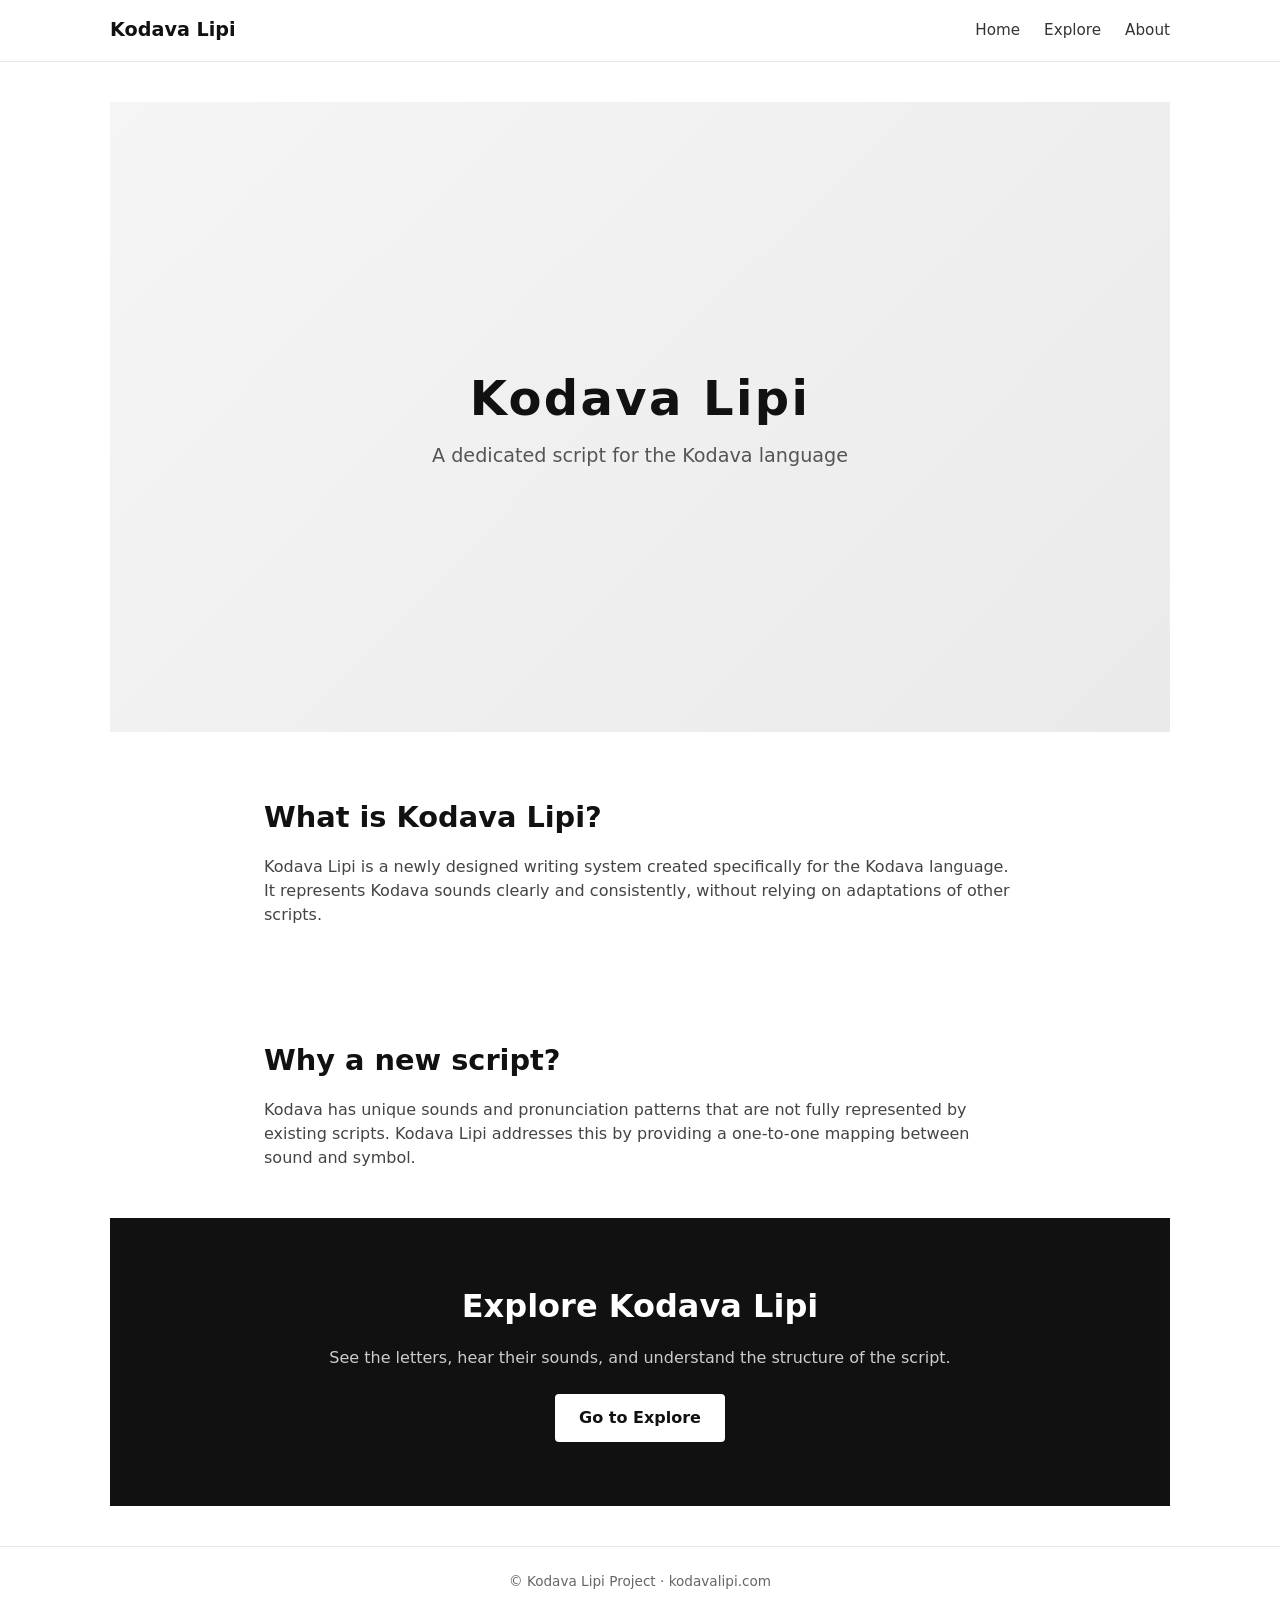
<file: index.html>
<!DOCTYPE html>
<html lang="en">
<head>
  <meta charset="UTF-8">
  <meta name="viewport" content="width=device-width, initial-scale=1.0">
  <title>Kodava Lipi</title>

  <link rel="stylesheet" href="assets/css/main.css">
</head>

<body>

<header class="site-header">
  <nav class="nav">
    <div class="logo">Kodava Lipi</div>
    <ul class="nav-links">
      <li><a href="index.html">Home</a></li>
      <li><a href="explore.html">Explore</a></li>
      <li><a href="about.html">About</a></li>
    </ul>
  </nav>
</header>

<main>

  <section class="hero">
    <h1>Kodava Lipi</h1>
    <p class="tagline">
      A dedicated script for the Kodava language
    </p>
  </section>

  <section class="content">
    <h2>What is Kodava Lipi?</h2>
    <p>
      Kodava Lipi is a newly designed writing system created specifically
      for the Kodava language. It represents Kodava sounds clearly and
      consistently, without relying on adaptations of other scripts.
    </p>
  </section>

  <section class="content alt">
    <h2>Why a new script?</h2>
    <p>
      Kodava has unique sounds and pronunciation patterns that are not
      fully represented by existing scripts. Kodava Lipi addresses this
      by providing a one-to-one mapping between sound and symbol.
    </p>
  </section>

  <section class="cta">
    <h2>Explore Kodava Lipi</h2>
    <p>
      See the letters, hear their sounds, and understand the structure
      of the script.
    </p>
    <a class="button" href="explore.html">Go to Explore</a>
  </section>

</main>

<footer class="site-footer">
  <p>© Kodava Lipi Project · kodavalipi.com</p>
</footer>

</body>
</html>
</file>
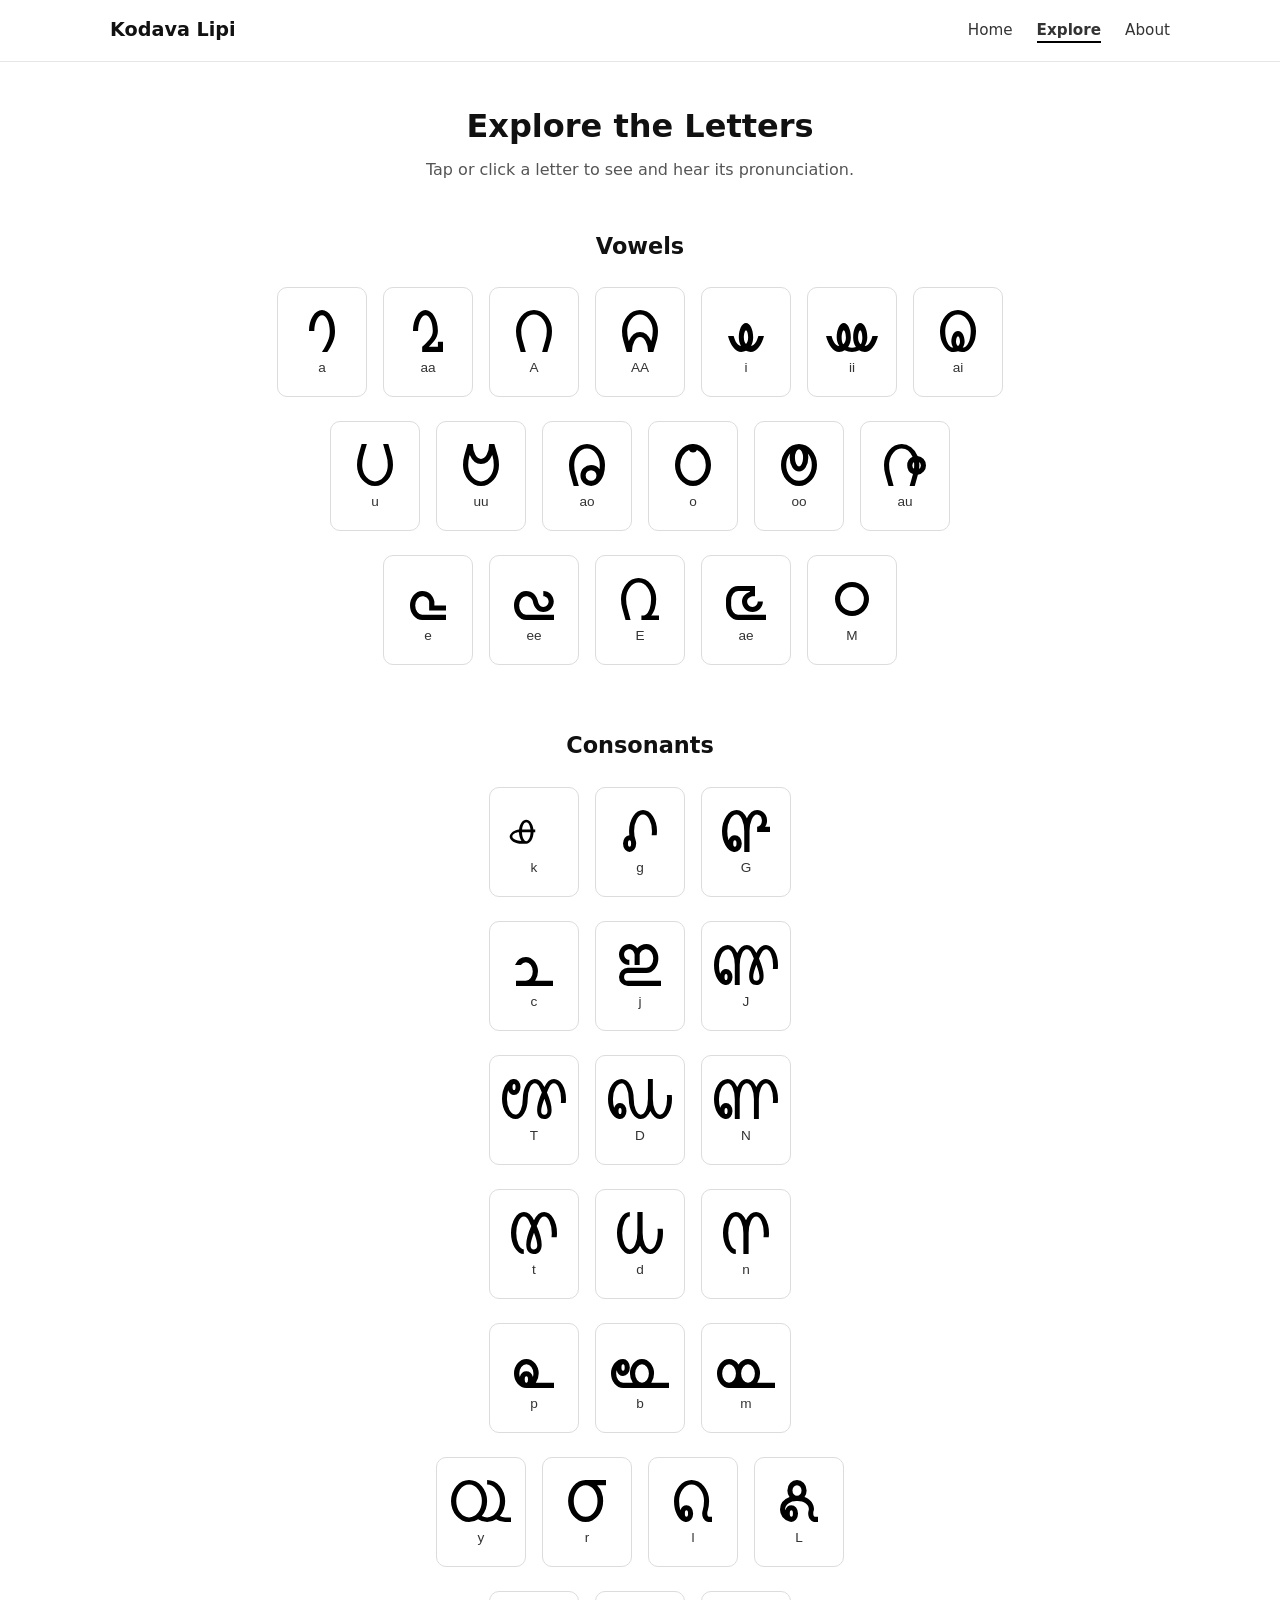
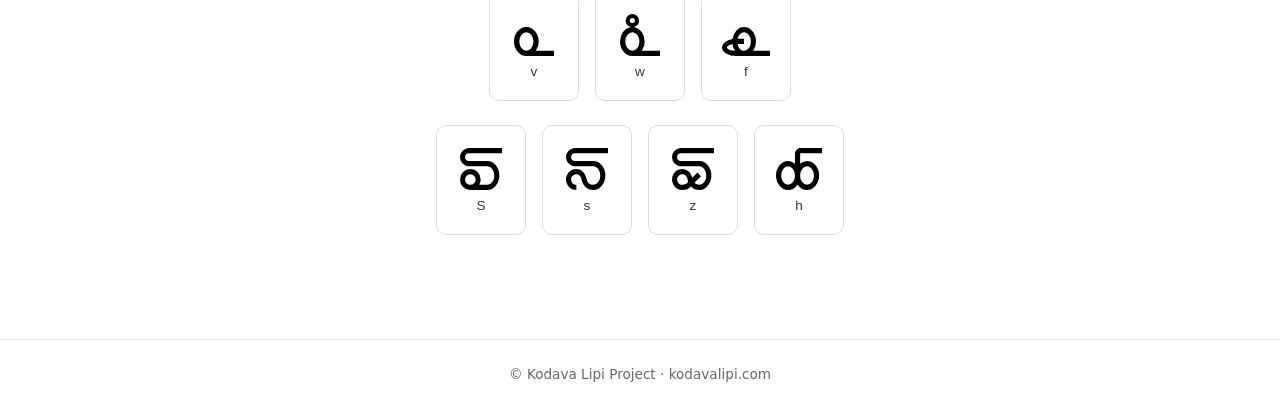
<file: explore.html>
<!DOCTYPE html>
<html lang="en">
<head>
  <meta charset="UTF-8">
  <meta name="viewport" content="width=device-width, initial-scale=1.0">
  <title>Explore Kodava Lipi</title>

  <link rel="stylesheet" href="assets/css/main.css">
</head>

<body>

<header class="site-header">
  <nav class="nav">
    <div class="logo">Kodava Lipi</div>
    <ul class="nav-links">
      <li><a href="index.html">Home</a></li>
      <li><a href="explore.html" class="active">Explore</a></li>
      <li><a href="about.html">About</a></li>
    </ul>
  </nav>
</header>

<main>

  <section class="explore-hero">
    <h1>Explore the Letters</h1>
    <p>Tap or click a letter to see and hear its pronunciation.</p>
  </section>

  <!-- ================= VOWELS ================= -->

  <section class="glyph-section">
    <h2>Vowels</h2>

    <div class="glyph-rows">

      <div class="glyph-row">
        <button class="glyph-tile" data-letter="a"><img src="assets/glyphs/a.svg"><span>a</span></button>
        <button class="glyph-tile" data-letter="aa"><img src="assets/glyphs/aa.svg"><span>aa</span></button>
        <button class="glyph-tile" data-letter="_A"><img src="assets/glyphs/_A.svg"><span>A</span></button>
        <button class="glyph-tile" data-letter="_AA"><img src="assets/glyphs/_AA.svg"><span>AA</span></button>
        <button class="glyph-tile" data-letter="i"><img src="assets/glyphs/i.svg"><span>i</span></button>
        <button class="glyph-tile" data-letter="ii"><img src="assets/glyphs/ii.svg"><span>ii</span></button>
        <button class="glyph-tile" data-letter="ai"><img src="assets/glyphs/ai.svg"><span>ai</span></button>
      </div>

      <div class="glyph-row">
        <button class="glyph-tile" data-letter="u"><img src="assets/glyphs/u.svg"><span>u</span></button>
        <button class="glyph-tile" data-letter="uu"><img src="assets/glyphs/uu.svg"><span>uu</span></button>
        <button class="glyph-tile" data-letter="ao"><img src="assets/glyphs/ao.svg"><span>ao</span></button>
        <button class="glyph-tile" data-letter="o"><img src="assets/glyphs/o.svg"><span>o</span></button>
        <button class="glyph-tile" data-letter="oo"><img src="assets/glyphs/oo.svg"><span>oo</span></button>
        <button class="glyph-tile" data-letter="au"><img src="assets/glyphs/au.svg"><span>au</span></button>
      </div>

      <div class="glyph-row">
        <button class="glyph-tile" data-letter="e"><img src="assets/glyphs/e.svg"><span>e</span></button>
        <button class="glyph-tile" data-letter="ee"><img src="assets/glyphs/ee.svg"><span>ee</span></button>
        <button class="glyph-tile" data-letter="_E"><img src="assets/glyphs/_E.svg"><span>E</span></button>
        <button class="glyph-tile" data-letter="ae"><img src="assets/glyphs/ae.svg"><span>ae</span></button>
        <button class="glyph-tile" data-letter="_M"><img src="assets/glyphs/_M.svg"><span>M</span></button>
      </div>

    </div>
  </section>

  <!-- ================= CONSONANTS ================= -->

  <section class="glyph-section">
    <h2>Consonants</h2>

    <div class="glyph-rows">

      <div class="glyph-row">
        <button class="glyph-tile" data-letter="k"><img src="assets/glyphs/k.svg"><span>k</span></button>
        <button class="glyph-tile" data-letter="g"><img src="assets/glyphs/g.svg"><span>g</span></button>
        <button class="glyph-tile" data-letter="_G"><img src="assets/glyphs/_G.svg"><span>G</span></button>
      </div>

      <div class="glyph-row">
        <button class="glyph-tile" data-letter="c"><img src="assets/glyphs/c.svg"><span>c</span></button>
        <button class="glyph-tile" data-letter="j"><img src="assets/glyphs/j.svg"><span>j</span></button>
        <button class="glyph-tile" data-letter="_J"><img src="assets/glyphs/_J.svg"><span>J</span></button>
      </div>

      <div class="glyph-row">
        <button class="glyph-tile" data-letter="_T"><img src="assets/glyphs/_T.svg"><span>T</span></button>
        <button class="glyph-tile" data-letter="_D"><img src="assets/glyphs/_D.svg"><span>D</span></button>
        <button class="glyph-tile" data-letter="_N"><img src="assets/glyphs/_N.svg"><span>N</span></button>
      </div>

      <div class="glyph-row">
        <button class="glyph-tile" data-letter="t"><img src="assets/glyphs/t.svg"><span>t</span></button>
        <button class="glyph-tile" data-letter="d"><img src="assets/glyphs/d.svg"><span>d</span></button>
        <button class="glyph-tile" data-letter="n"><img src="assets/glyphs/n.svg"><span>n</span></button>
      </div>

      <div class="glyph-row">
        <button class="glyph-tile" data-letter="p"><img src="assets/glyphs/p.svg"><span>p</span></button>
        <button class="glyph-tile" data-letter="b"><img src="assets/glyphs/b.svg"><span>b</span></button>
        <button class="glyph-tile" data-letter="m"><img src="assets/glyphs/m.svg"><span>m</span></button>
      </div>

      <div class="glyph-row">
        <button class="glyph-tile" data-letter="y"><img src="assets/glyphs/y.svg"><span>y</span></button>
        <button class="glyph-tile" data-letter="r"><img src="assets/glyphs/r.svg"><span>r</span></button>
        <button class="glyph-tile" data-letter="l"><img src="assets/glyphs/l.svg"><span>l</span></button>
        <button class="glyph-tile" data-letter="_L"><img src="assets/glyphs/_L.svg"><span>L</span></button>
      </div>

      <!-- ✅ FIXED ROW -->
      <div class="glyph-row">
        <button class="glyph-tile" data-letter="v"><img src="assets/glyphs/v.svg"><span>v</span></button>
        <button class="glyph-tile" data-letter="w"><img src="assets/glyphs/w.svg"><span>w</span></button>
        <button class="glyph-tile" data-letter="f"><img src="assets/glyphs/f.svg"><span>f</span></button>
      </div>

      <div class="glyph-row">
        <button class="glyph-tile" data-letter="_S"><img src="assets/glyphs/_S.svg"><span>S</span></button>
        <button class="glyph-tile" data-letter="s"><img src="assets/glyphs/s.svg"><span>s</span></button>
        <button class="glyph-tile" data-letter="z"><img src="assets/glyphs/z.svg"><span>z</span></button>
        <button class="glyph-tile" data-letter="h"><img src="assets/glyphs/h.svg"><span>h</span></button>
      </div>

    </div>
  </section>

</main>

<footer class="site-footer">
  <p>© Kodava Lipi Project · kodavalipi.com</p>
</footer>

<script src="assets/js/explore.js"></script>

</body>
</html>
</file>
<file: assets/css/main.css>
/* ===============================
   Global Reset & Base Styles
   =============================== */

* {
  box-sizing: border-box;
  margin: 0;
  padding: 0;
}

body {
  font-family: system-ui, -apple-system, BlinkMacSystemFont, "Segoe UI", Roboto, sans-serif;
  color: #111;
  background-color: #ffffff;
  line-height: 1.5;
}

img {
  display: block;
  max-width: 100%;
  height: auto;
}

a {
  color: inherit;
  text-decoration: none;
}

/* ===============================
   Header & Navigation
   =============================== */

.site-header {
  border-bottom: 1px solid #e6e6e6;
  background: #fff;
}

.nav {
  max-width: 1100px;
  margin: 0 auto;
  padding: 1rem 1.25rem;
  display: flex;
  align-items: center;
  justify-content: space-between;
}

.logo {
  font-weight: 700;
  font-size: 1.2rem;
}

.nav-links {
  list-style: none;
  display: flex;
  gap: 1.5rem;
}

.nav-links a {
  font-size: 0.95rem;
  color: #333;
}

.nav-links a.active {
  font-weight: 600;
  border-bottom: 2px solid #000;
  padding-bottom: 2px;
}

/* ===============================
   Main Layout
   =============================== */

main {
  max-width: 1100px;
  margin: 0 auto;
  padding: 2.5rem 1.25rem;
}

/* ===============================
   HERO (INDEX PAGE)
   =============================== */

.hero {
  min-height: 70vh;
  display: flex;
  flex-direction: column;
  justify-content: center;
  align-items: center;
  text-align: center;
  padding: 2rem;
  background: linear-gradient(135deg, #f5f5f5, #eaeaea);
}

.hero h1 {
  font-size: 3rem;
  letter-spacing: 0.05em;
  margin-bottom: 0.5rem;
}

.tagline {
  font-size: 1.2rem;
  color: #555;
}

/* ===============================
   Content Sections (INDEX)
   =============================== */

.content {
  max-width: 800px;
  margin: 4rem auto;
  padding: 0 1.5rem;
}

.content h2 {
  font-size: 1.8rem;
  margin-bottom: 1rem;
}

.content p {
  font-size: 1rem;
  color: #444;
}

.content.alt {
  background: #fff;
  padding: 3rem 1.5rem;
  margin: 0 auto;
}

/* ===============================
   Call To Action (INDEX)
   =============================== */

.cta {
  background: #111;
  color: white;
  text-align: center;
  padding: 4rem 1.5rem;
}

.cta h2 {
  font-size: 2rem;
  margin-bottom: 1rem;
}

.cta p {
  margin-bottom: 1.5rem;
  color: #ccc;
}

.button {
  display: inline-block;
  background: white;
  color: #111;
  padding: 0.75rem 1.5rem;
  font-weight: 600;
  border-radius: 4px;
}

.button:hover {
  background: #ddd;
}

/* ===============================
   Explore Hero (EXPLORE PAGE)
   =============================== */

.explore-hero {
  margin-bottom: 3rem;
  text-align: center;
}

.explore-hero h1 {
  font-size: 2rem;
  margin-bottom: 0.5rem;
}

.explore-hero p {
  color: #555;
  max-width: 600px;
  margin: 0 auto;
}

/* ===============================
   Glyph Sections
   =============================== */

.glyph-section {
  margin-bottom: 4rem;
}

.glyph-section h2 {
  font-size: 1.4rem;
  margin-bottom: 1.5rem;
  text-align: center;
}

/* ===============================
   Glyph Rows
   =============================== */

.glyph-rows {
  display: flex;
  flex-direction: column;
  gap: 1.5rem;
  align-items: center;
}

.glyph-row {
  display: flex;
  gap: 1rem;
  flex-wrap: nowrap;
  justify-content: center;
}

/* ===============================
   Glyph Tiles
   =============================== */

.glyph-tile {
  width: 90px;
  height: 110px;
  padding: 0.75rem;
  border: 1px solid #dcdcdc;
  border-radius: 10px;
  background: #fff;
  cursor: pointer;

  display: flex;
  flex-direction: column;
  align-items: center;
  justify-content: center;

  transition: transform 0.15s ease, box-shadow 0.15s ease;
}

.glyph-tile:hover {
  transform: translateY(-2px);
  box-shadow: 0 4px 10px rgba(0,0,0,0.08);
}

.glyph-tile img {
  /*width: 42px;*/
  height: 42px;
  object-fit: contain;
}

.glyph-tile span {
  margin-top: 0.5rem;
  font-size: 0.85rem;
  color: #333;
}

/* ===============================
   Footer
   =============================== */

.site-footer {
  border-top: 1px solid #e6e6e6;
  padding: 1.5rem 1.25rem;
  text-align: center;
  font-size: 0.85rem;
  color: #666;
}

/* ===============================
   Mobile Fixes
   =============================== */

@media (max-width: 768px) {

  main {
    padding: 2rem 1rem;
  }

  .hero h1 {
    font-size: 2.2rem;
  }

  .glyph-row {
    flex-wrap: wrap;
  }

  .glyph-tile {
    width: 80px;
    height: 100px;
  }

  .glyph-section h2 {
    text-align: left;
  }
}

@media (max-width: 420px) {

  .glyph-tile {
    width: 72px;
    height: 96px;
  }
}
</file>
